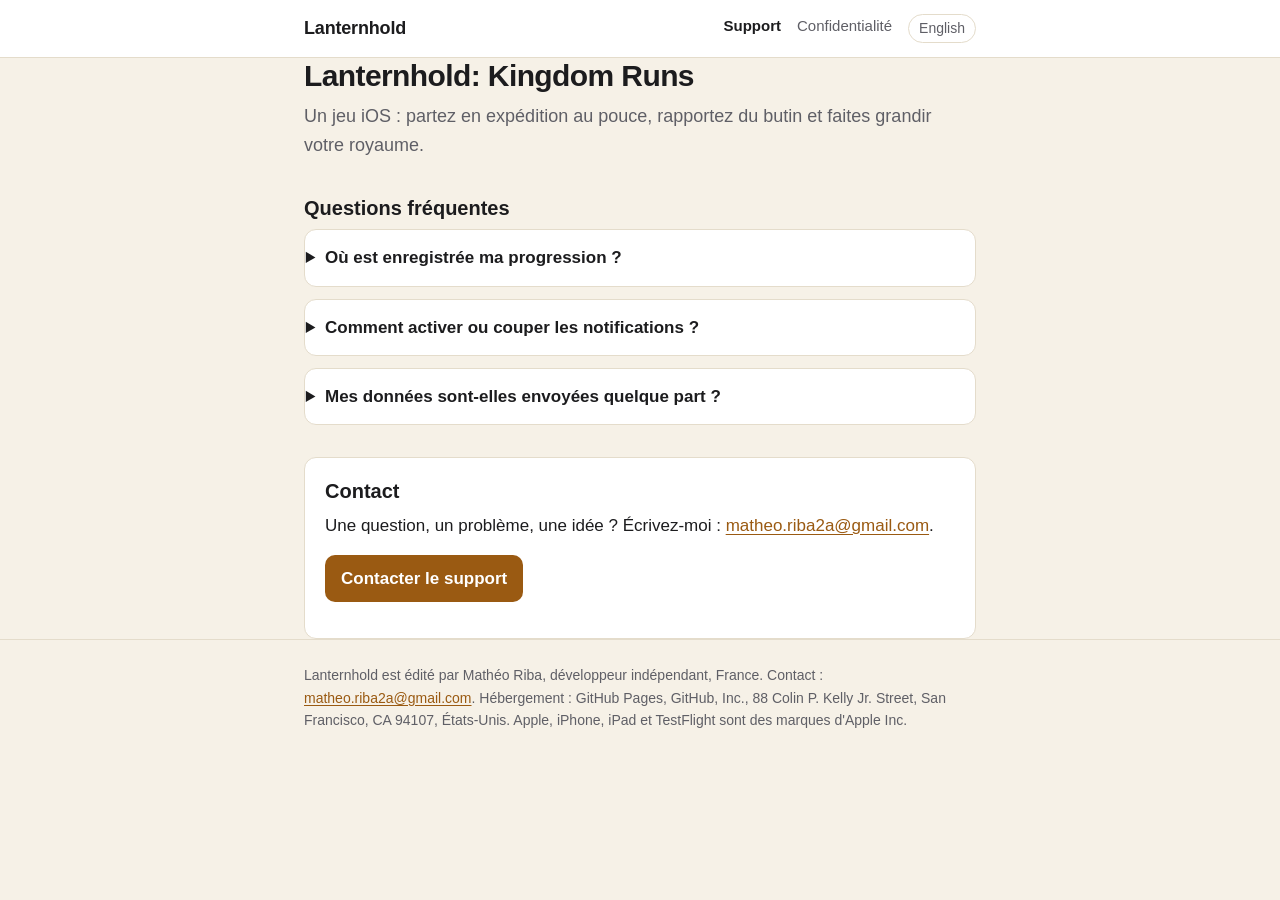
<file: index.html>
<!doctype html>
<html lang="fr">
<head>
  <meta charset="utf-8">
  <meta name="viewport" content="width=device-width, initial-scale=1">
  <title>Support · Lanternhold</title>
  <meta name="description" content="Aide et contact pour Lanternhold: Kingdom Runs, jeu iOS de courses et de royaume.">
  <link rel="alternate" hreflang="fr" href="https://math-mo.github.io/lanternhold-site/">
  <link rel="alternate" hreflang="en" href="https://math-mo.github.io/lanternhold-site/en/">
  <link rel="stylesheet" href="style.css">
</head>
<body>
  <header class="site">
    <div class="wrap">
      <a class="brand" href="./">Lanternhold</a>
      <nav class="links" aria-label="Pages">
        <a href="./" aria-current="page">Support</a>
        <a href="privacy/">Confidentialité</a>
        <a class="lang" href="en/" hreflang="en" lang="en">English</a>
      </nav>
    </div>
  </header>
  <main class="wrap">
    <h1>Lanternhold: Kingdom Runs</h1>
    <p class="lede">Un jeu iOS : partez en expédition au pouce, rapportez du butin et faites grandir votre royaume.</p>

    <h2>Questions fréquentes</h2>

    <details>
      <summary>Où est enregistrée ma progression ?</summary>
      <p>Sur votre appareil uniquement. Le jeu n'a pas de compte ni de serveur. Supprimer l'app efface votre progression.</p>
    </details>

    <details>
      <summary>Comment activer ou couper les notifications ?</summary>
      <p>Ouvrez Réglages sur votre iPhone, touchez Notifications, puis Lanternhold. Les notifications sont locales : elles sont programmées par le jeu sur l'appareil.</p>
    </details>

    <details>
      <summary>Mes données sont-elles envoyées quelque part ?</summary>
      <p>L'éditeur ne collecte aucune donnée personnelle. Voir la <a href="privacy/">politique de confidentialité</a>.</p>
    </details>

    <section class="contact" id="contact">
      <h2>Contact</h2>
      <p>Une question, un problème, une idée ? Écrivez-moi : <a href="mailto:matheo.riba2a@gmail.com">matheo.riba2a@gmail.com</a>.</p>
      <p><a class="button" href="mailto:matheo.riba2a@gmail.com">Contacter le support</a></p>
    </section>
  </main>
  <footer class="site">
    <div class="wrap">
      <p>Lanternhold est édité par Mathéo Riba, développeur indépendant, France. Contact : <a href="mailto:matheo.riba2a@gmail.com">matheo.riba2a@gmail.com</a>. Hébergement : GitHub Pages, GitHub, Inc., 88 Colin P. Kelly Jr. Street, San Francisco, CA 94107, États-Unis. Apple, iPhone, iPad et TestFlight sont des marques d'Apple Inc.</p>
    </div>
  </footer>
</body>
</html>
</file>
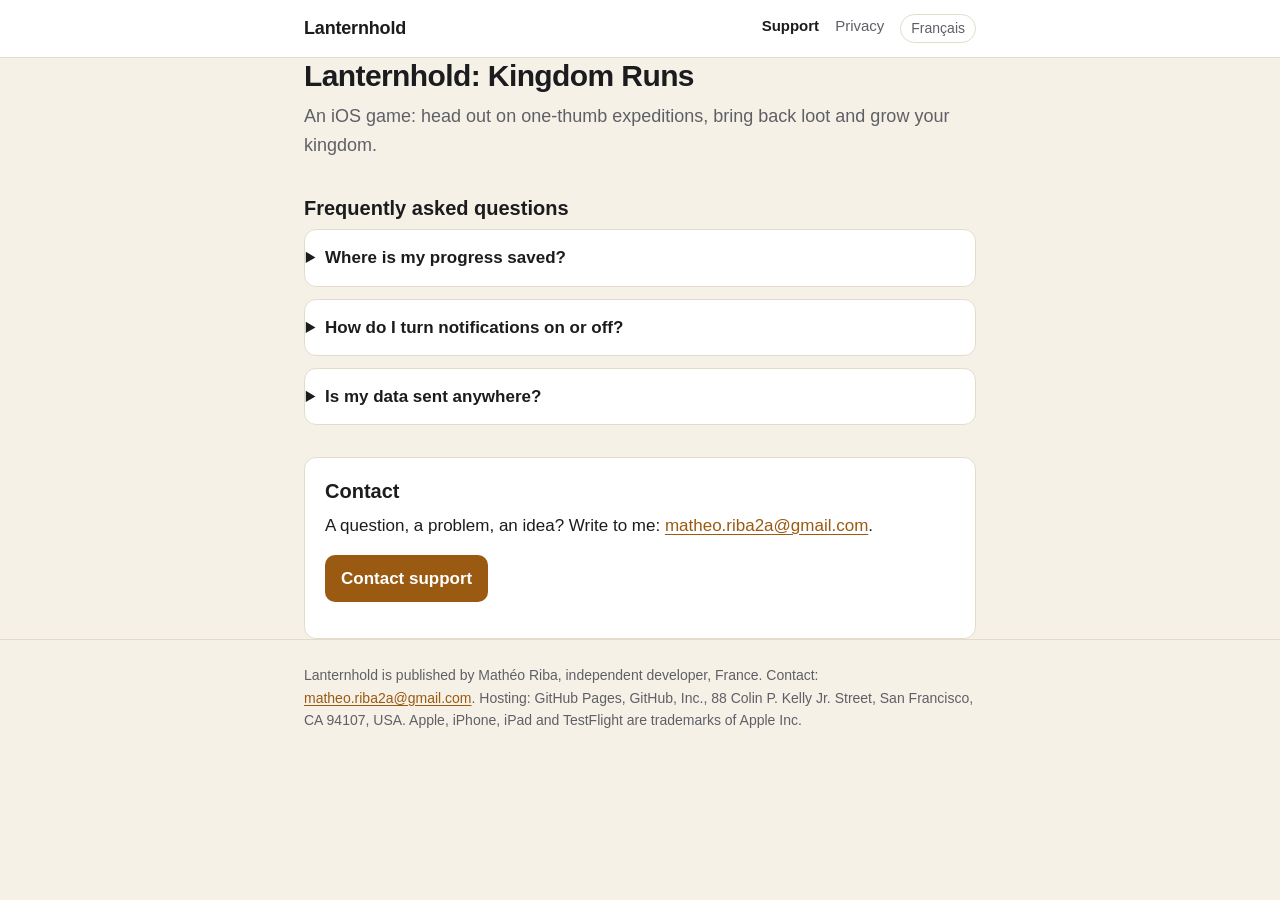
<file: en/index.html>
<!doctype html>
<html lang="en">
<head>
  <meta charset="utf-8">
  <meta name="viewport" content="width=device-width, initial-scale=1">
  <title>Support · Lanternhold</title>
  <meta name="description" content="Help and contact for Lanternhold: Kingdom Runs, an iOS game of runs and kingdom building.">
  <link rel="alternate" hreflang="fr" href="https://math-mo.github.io/lanternhold-site/">
  <link rel="alternate" hreflang="en" href="https://math-mo.github.io/lanternhold-site/en/">
  <link rel="stylesheet" href="../style.css">
</head>
<body>
  <header class="site">
    <div class="wrap">
      <a class="brand" href="../en/">Lanternhold</a>
      <nav class="links" aria-label="Pages">
        <a href="../en/" aria-current="page">Support</a>
        <a href="../en/privacy/">Privacy</a>
        <a class="lang" href="../" hreflang="fr" lang="fr">Français</a>
      </nav>
    </div>
  </header>
  <main class="wrap">
    <h1>Lanternhold: Kingdom Runs</h1>
    <p class="lede">An iOS game: head out on one-thumb expeditions, bring back loot and grow your kingdom.</p>

    <h2>Frequently asked questions</h2>

    <details>
      <summary>Where is my progress saved?</summary>
      <p>On your device only. The game has no account and no server. Deleting the app deletes your progress.</p>
    </details>

    <details>
      <summary>How do I turn notifications on or off?</summary>
      <p>Open Settings on your iPhone, tap Notifications, then Lanternhold. Notifications are local: the game schedules them on the device.</p>
    </details>

    <details>
      <summary>Is my data sent anywhere?</summary>
      <p>The publisher collects no personal data. See the <a href="privacy/">privacy policy</a>.</p>
    </details>

    <section class="contact" id="contact">
      <h2>Contact</h2>
      <p>A question, a problem, an idea? Write to me: <a href="mailto:matheo.riba2a@gmail.com">matheo.riba2a@gmail.com</a>.</p>
      <p><a class="button" href="mailto:matheo.riba2a@gmail.com">Contact support</a></p>
    </section>
  </main>
  <footer class="site">
    <div class="wrap">
      <p>Lanternhold is published by Mathéo Riba, independent developer, France. Contact: <a href="mailto:matheo.riba2a@gmail.com">matheo.riba2a@gmail.com</a>. Hosting: GitHub Pages, GitHub, Inc., 88 Colin P. Kelly Jr. Street, San Francisco, CA 94107, USA. Apple, iPhone, iPad and TestFlight are trademarks of Apple Inc.</p>
    </div>
  </footer>
</body>
</html>
</file>
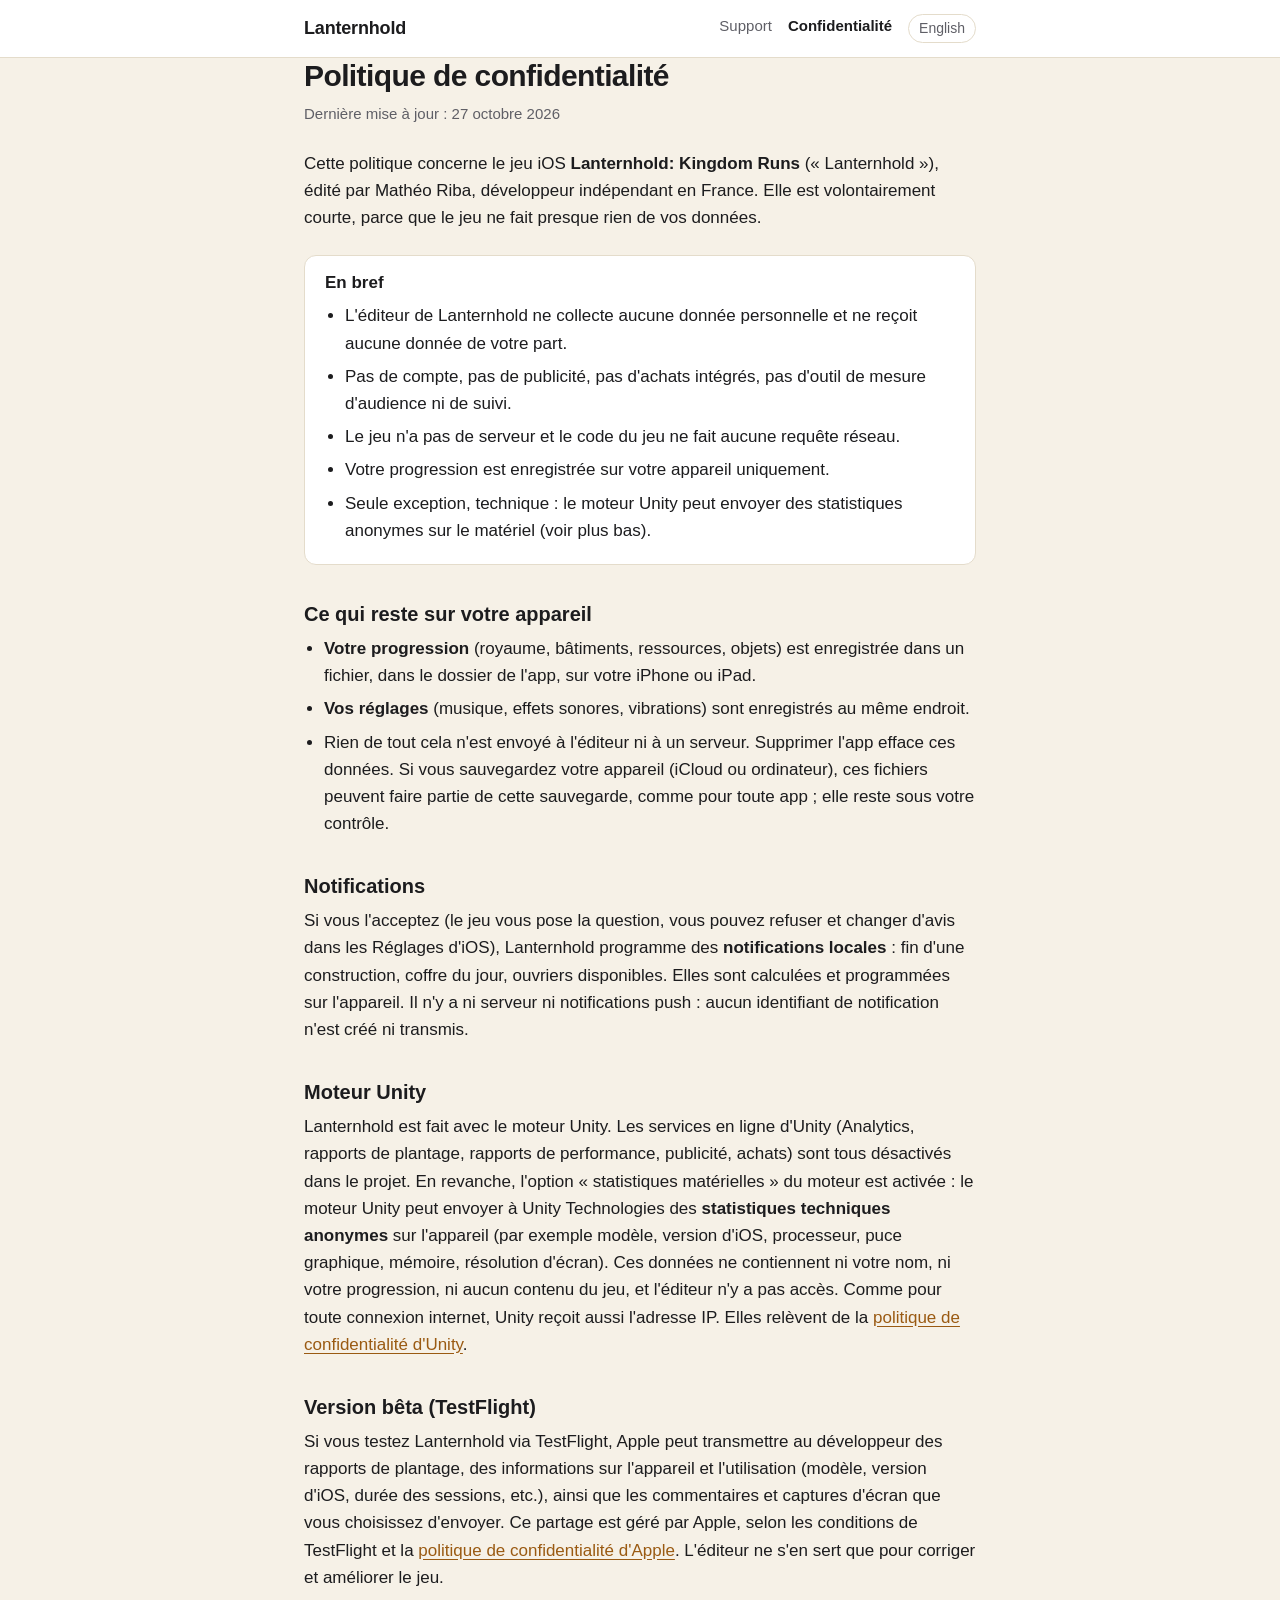
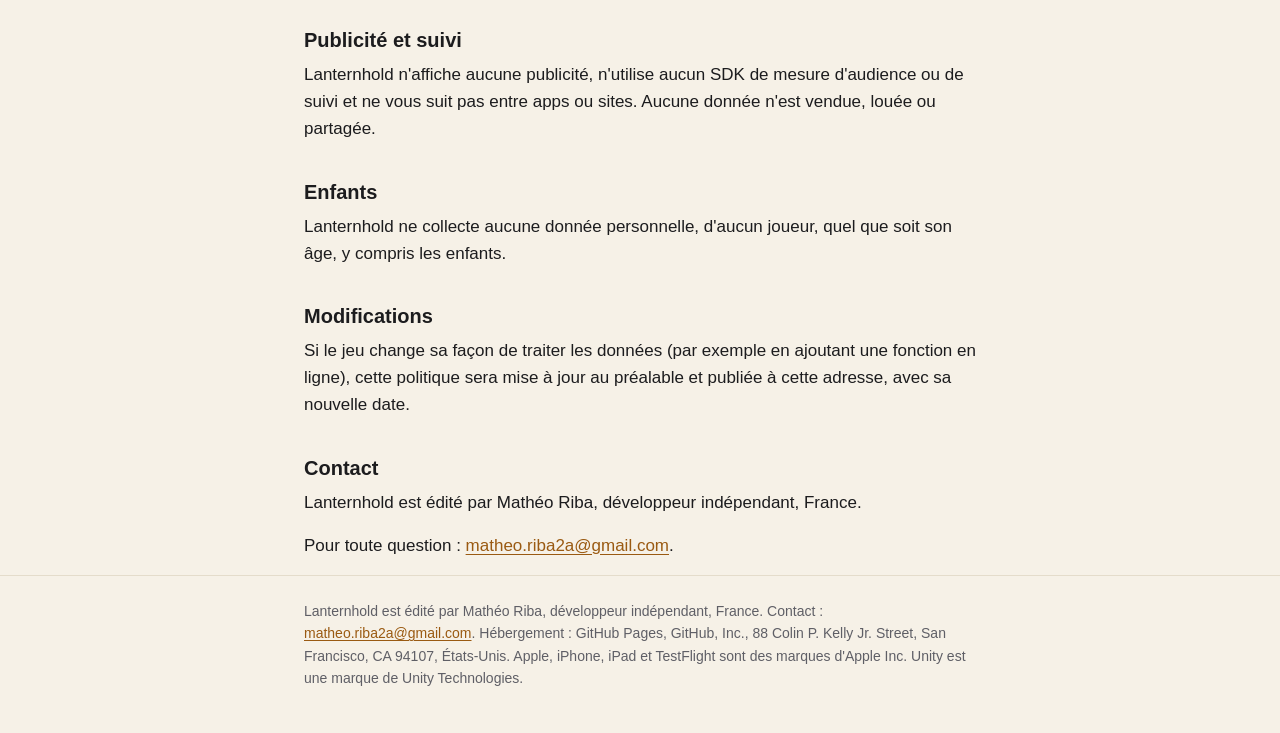
<file: privacy/index.html>
<!doctype html>
<html lang="fr">
<head>
  <meta charset="utf-8">
  <meta name="viewport" content="width=device-width, initial-scale=1">
  <title>Politique de confidentialité · Lanternhold</title>
  <meta name="description" content="Politique de confidentialité de Lanternhold: Kingdom Runs : aucune donnée personnelle collectée, progression enregistrée sur l'appareil.">
  <link rel="alternate" hreflang="fr" href="https://math-mo.github.io/lanternhold-site/privacy/">
  <link rel="alternate" hreflang="en" href="https://math-mo.github.io/lanternhold-site/en/privacy/">
  <link rel="stylesheet" href="../style.css">
</head>
<body>
  <header class="site">
    <div class="wrap">
      <a class="brand" href="../">Lanternhold</a>
      <nav class="links" aria-label="Pages">
        <a href="../">Support</a>
        <a href="../privacy/" aria-current="page">Confidentialité</a>
        <a class="lang" href="../en/privacy/" hreflang="en" lang="en">English</a>
      </nav>
    </div>
  </header>
  <main class="wrap">
    <h1>Politique de confidentialité</h1>
    <p class="updated">Dernière mise à jour : 27 octobre 2026</p>
    <p>Cette politique concerne le jeu iOS <strong>Lanternhold: Kingdom Runs</strong> (« Lanternhold »), édité par Mathéo Riba, développeur indépendant en France. Elle est volontairement courte, parce que le jeu ne fait presque rien de vos données.</p>

    <section class="summary">
      <h2>En bref</h2>
      <ul>
        <li>L'éditeur de Lanternhold ne collecte aucune donnée personnelle et ne reçoit aucune donnée de votre part.</li>
        <li>Pas de compte, pas de publicité, pas d'achats intégrés, pas d'outil de mesure d'audience ni de suivi.</li>
        <li>Le jeu n'a pas de serveur et le code du jeu ne fait aucune requête réseau.</li>
        <li>Votre progression est enregistrée sur votre appareil uniquement.</li>
        <li>Seule exception, technique : le moteur Unity peut envoyer des statistiques anonymes sur le matériel (voir plus bas).</li>
      </ul>
    </section>

    <h2>Ce qui reste sur votre appareil</h2>
    <ul>
      <li><strong>Votre progression</strong> (royaume, bâtiments, ressources, objets) est enregistrée dans un fichier, dans le dossier de l'app, sur votre iPhone ou iPad.</li>
      <li><strong>Vos réglages</strong> (musique, effets sonores, vibrations) sont enregistrés au même endroit.</li>
      <li>Rien de tout cela n'est envoyé à l'éditeur ni à un serveur. Supprimer l'app efface ces données. Si vous sauvegardez votre appareil (iCloud ou ordinateur), ces fichiers peuvent faire partie de cette sauvegarde, comme pour toute app ; elle reste sous votre contrôle.</li>
    </ul>

    <h2>Notifications</h2>
    <p>Si vous l'acceptez (le jeu vous pose la question, vous pouvez refuser et changer d'avis dans les Réglages d'iOS), Lanternhold programme des <strong>notifications locales</strong> : fin d'une construction, coffre du jour, ouvriers disponibles. Elles sont calculées et programmées sur l'appareil. Il n'y a ni serveur ni notifications push : aucun identifiant de notification n'est créé ni transmis.</p>

    <h2>Moteur Unity</h2>
    <p>Lanternhold est fait avec le moteur Unity. Les services en ligne d'Unity (Analytics, rapports de plantage, rapports de performance, publicité, achats) sont tous désactivés dans le projet. En revanche, l'option « statistiques matérielles » du moteur est activée : le moteur Unity peut envoyer à Unity Technologies des <strong>statistiques techniques anonymes</strong> sur l'appareil (par exemple modèle, version d'iOS, processeur, puce graphique, mémoire, résolution d'écran). Ces données ne contiennent ni votre nom, ni votre progression, ni aucun contenu du jeu, et l'éditeur n'y a pas accès. Comme pour toute connexion internet, Unity reçoit aussi l'adresse IP. Elles relèvent de la <a href="https://unity.com/legal/game-player-and-app-user-privacy-policy">politique de confidentialité d'Unity</a>.</p>

    <h2>Version bêta (TestFlight)</h2>
    <p>Si vous testez Lanternhold via TestFlight, Apple peut transmettre au développeur des rapports de plantage, des informations sur l'appareil et l'utilisation (modèle, version d'iOS, durée des sessions, etc.), ainsi que les commentaires et captures d'écran que vous choisissez d'envoyer. Ce partage est géré par Apple, selon les conditions de TestFlight et la <a href="https://www.apple.com/legal/privacy/">politique de confidentialité d'Apple</a>. L'éditeur ne s'en sert que pour corriger et améliorer le jeu.</p>

    <h2>Publicité et suivi</h2>
    <p>Lanternhold n'affiche aucune publicité, n'utilise aucun SDK de mesure d'audience ou de suivi et ne vous suit pas entre apps ou sites. Aucune donnée n'est vendue, louée ou partagée.</p>

    <h2>Enfants</h2>
    <p>Lanternhold ne collecte aucune donnée personnelle, d'aucun joueur, quel que soit son âge, y compris les enfants.</p>

    <h2>Modifications</h2>
    <p>Si le jeu change sa façon de traiter les données (par exemple en ajoutant une fonction en ligne), cette politique sera mise à jour au préalable et publiée à cette adresse, avec sa nouvelle date.</p>

    <h2 id="contact">Contact</h2>
    <p>Lanternhold est édité par Mathéo Riba, développeur indépendant, France.</p>
    <p>Pour toute question : <a href="mailto:matheo.riba2a@gmail.com">matheo.riba2a@gmail.com</a>.</p>
  </main>
  <footer class="site">
    <div class="wrap">
      <p>Lanternhold est édité par Mathéo Riba, développeur indépendant, France. Contact : <a href="mailto:matheo.riba2a@gmail.com">matheo.riba2a@gmail.com</a>. Hébergement : GitHub Pages, GitHub, Inc., 88 Colin P. Kelly Jr. Street, San Francisco, CA 94107, États-Unis. Apple, iPhone, iPad et TestFlight sont des marques d'Apple Inc. Unity est une marque de Unity Technologies.</p>
    </div>
  </footer>
</body>
</html>
</file>
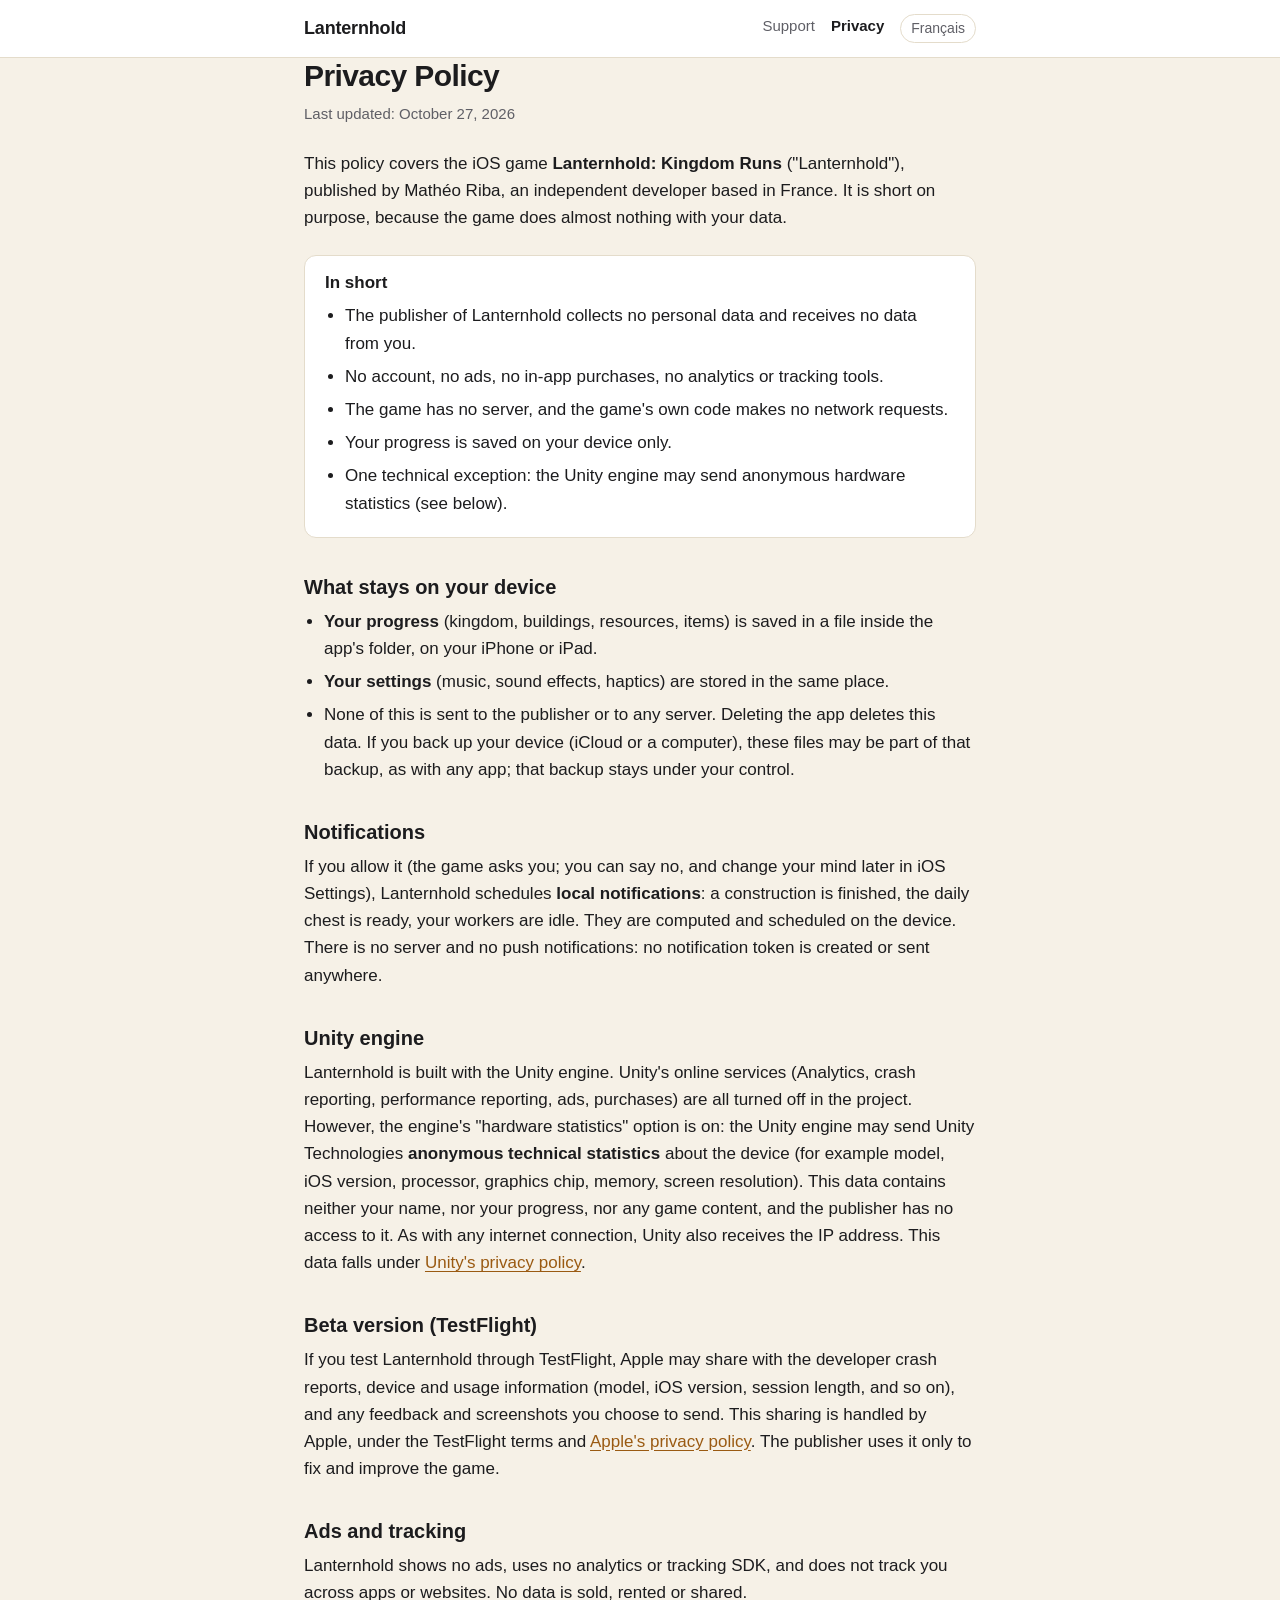
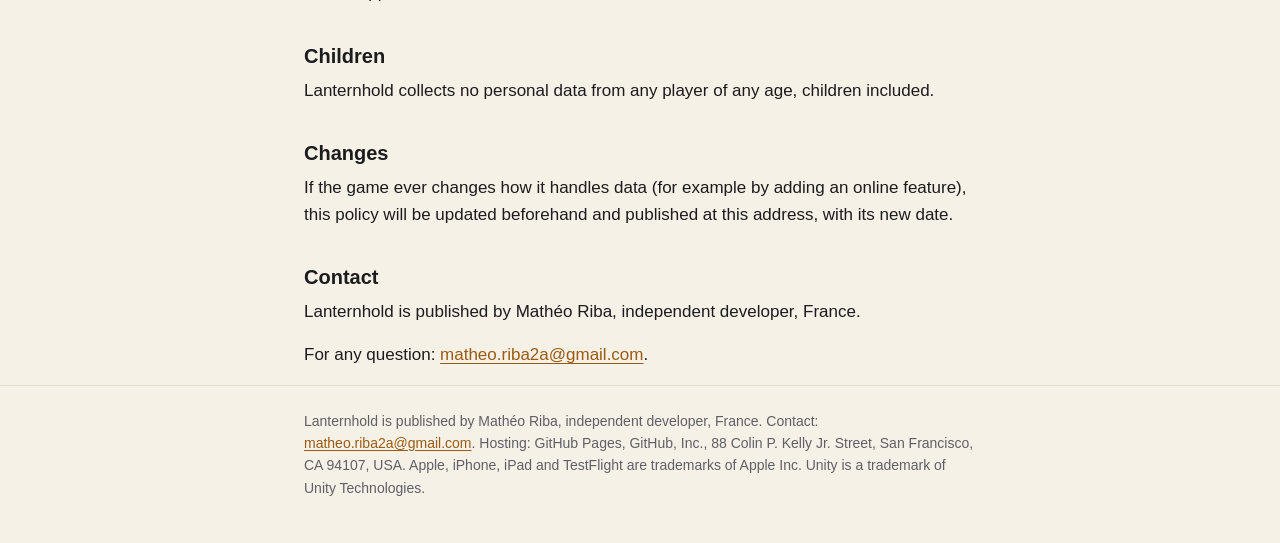
<file: en/privacy/index.html>
<!doctype html>
<html lang="en">
<head>
  <meta charset="utf-8">
  <meta name="viewport" content="width=device-width, initial-scale=1">
  <title>Privacy Policy · Lanternhold</title>
  <meta name="description" content="Lanternhold: Kingdom Runs privacy policy: no personal data collected, progress saved on the device.">
  <link rel="alternate" hreflang="fr" href="https://math-mo.github.io/lanternhold-site/privacy/">
  <link rel="alternate" hreflang="en" href="https://math-mo.github.io/lanternhold-site/en/privacy/">
  <link rel="stylesheet" href="../../style.css">
</head>
<body>
  <header class="site">
    <div class="wrap">
      <a class="brand" href="../../en/">Lanternhold</a>
      <nav class="links" aria-label="Pages">
        <a href="../../en/">Support</a>
        <a href="../../en/privacy/" aria-current="page">Privacy</a>
        <a class="lang" href="../../privacy/" hreflang="fr" lang="fr">Français</a>
      </nav>
    </div>
  </header>
  <main class="wrap">
    <h1>Privacy Policy</h1>
    <p class="updated">Last updated: October 27, 2026</p>
    <p>This policy covers the iOS game <strong>Lanternhold: Kingdom Runs</strong> ("Lanternhold"), published by Mathéo Riba, an independent developer based in France. It is short on purpose, because the game does almost nothing with your data.</p>

    <section class="summary">
      <h2>In short</h2>
      <ul>
        <li>The publisher of Lanternhold collects no personal data and receives no data from you.</li>
        <li>No account, no ads, no in-app purchases, no analytics or tracking tools.</li>
        <li>The game has no server, and the game's own code makes no network requests.</li>
        <li>Your progress is saved on your device only.</li>
        <li>One technical exception: the Unity engine may send anonymous hardware statistics (see below).</li>
      </ul>
    </section>

    <h2>What stays on your device</h2>
    <ul>
      <li><strong>Your progress</strong> (kingdom, buildings, resources, items) is saved in a file inside the app's folder, on your iPhone or iPad.</li>
      <li><strong>Your settings</strong> (music, sound effects, haptics) are stored in the same place.</li>
      <li>None of this is sent to the publisher or to any server. Deleting the app deletes this data. If you back up your device (iCloud or a computer), these files may be part of that backup, as with any app; that backup stays under your control.</li>
    </ul>

    <h2>Notifications</h2>
    <p>If you allow it (the game asks you; you can say no, and change your mind later in iOS Settings), Lanternhold schedules <strong>local notifications</strong>: a construction is finished, the daily chest is ready, your workers are idle. They are computed and scheduled on the device. There is no server and no push notifications: no notification token is created or sent anywhere.</p>

    <h2>Unity engine</h2>
    <p>Lanternhold is built with the Unity engine. Unity's online services (Analytics, crash reporting, performance reporting, ads, purchases) are all turned off in the project. However, the engine's "hardware statistics" option is on: the Unity engine may send Unity Technologies <strong>anonymous technical statistics</strong> about the device (for example model, iOS version, processor, graphics chip, memory, screen resolution). This data contains neither your name, nor your progress, nor any game content, and the publisher has no access to it. As with any internet connection, Unity also receives the IP address. This data falls under <a href="https://unity.com/legal/game-player-and-app-user-privacy-policy">Unity's privacy policy</a>.</p>

    <h2>Beta version (TestFlight)</h2>
    <p>If you test Lanternhold through TestFlight, Apple may share with the developer crash reports, device and usage information (model, iOS version, session length, and so on), and any feedback and screenshots you choose to send. This sharing is handled by Apple, under the TestFlight terms and <a href="https://www.apple.com/legal/privacy/">Apple's privacy policy</a>. The publisher uses it only to fix and improve the game.</p>

    <h2>Ads and tracking</h2>
    <p>Lanternhold shows no ads, uses no analytics or tracking SDK, and does not track you across apps or websites. No data is sold, rented or shared.</p>

    <h2>Children</h2>
    <p>Lanternhold collects no personal data from any player of any age, children included.</p>

    <h2>Changes</h2>
    <p>If the game ever changes how it handles data (for example by adding an online feature), this policy will be updated beforehand and published at this address, with its new date.</p>

    <h2 id="contact">Contact</h2>
    <p>Lanternhold is published by Mathéo Riba, independent developer, France.</p>
    <p>For any question: <a href="mailto:matheo.riba2a@gmail.com">matheo.riba2a@gmail.com</a>.</p>
  </main>
  <footer class="site">
    <div class="wrap">
      <p>Lanternhold is published by Mathéo Riba, independent developer, France. Contact: <a href="mailto:matheo.riba2a@gmail.com">matheo.riba2a@gmail.com</a>. Hosting: GitHub Pages, GitHub, Inc., 88 Colin P. Kelly Jr. Street, San Francisco, CA 94107, USA. Apple, iPhone, iPad and TestFlight are trademarks of Apple Inc. Unity is a trademark of Unity Technologies.</p>
    </div>
  </footer>
</body>
</html>
</file>
<file: style.css>
:root {
  --bg: #f6f1e7;
  --surface: #ffffff;
  --text: #1c1c1e;
  --muted: #5f5f66;
  --line: #e4dccb;
  --accent: #9a5a12;
  --accent-text: #ffffff;
  color-scheme: light dark;
}

@media (prefers-color-scheme: dark) {
  :root {
    --bg: #16140f;
    --surface: #1f1c16;
    --text: #ececef;
    --muted: #a1a1aa;
    --line: #36302a;
    --accent: #e8b363;
    --accent-text: #1a1206;
  }
}

*,
*::before,
*::after {
  box-sizing: border-box;
}

html {
  -webkit-text-size-adjust: 100%;
  text-size-adjust: 100%;
}

body {
  margin: 0;
  background: var(--bg);
  color: var(--text);
  font-family: -apple-system, BlinkMacSystemFont, "SF Pro Text", "Segoe UI", Roboto, "Helvetica Neue", Arial, sans-serif;
  font-size: 1.0625rem;
  line-height: 1.6;
}

a {
  color: var(--accent);
  text-underline-offset: 0.15em;
}

a:focus-visible {
  outline: 2px solid var(--accent);
  outline-offset: 2px;
  border-radius: 2px;
}

.wrap {
  max-width: 44rem;
  margin: 0 auto;
  padding: 0 1rem;
}

header.site {
  border-bottom: 1px solid var(--line);
  background: var(--surface);
}

header.site .wrap {
  display: flex;
  flex-wrap: wrap;
  align-items: center;
  justify-content: space-between;
  gap: 0.5rem 1rem;
  padding-top: 0.875rem;
  padding-bottom: 0.875rem;
}

.brand {
  font-weight: 700;
  font-size: 1.125rem;
  letter-spacing: -0.01em;
  color: var(--text);
  text-decoration: none;
}

nav.links {
  display: flex;
  flex-wrap: wrap;
  gap: 0.25rem 1rem;
  font-size: 0.9375rem;
}

nav.links a {
  color: var(--muted);
  text-decoration: none;
}

nav.links a[aria-current="page"] {
  color: var(--text);
  font-weight: 600;
}

nav.links a:hover {
  color: var(--text);
}

.lang {
  font-size: 0.875rem;
  border: 1px solid var(--line);
  border-radius: 999px;
  padding: 0.125rem 0.625rem;
  text-decoration: none;
  color: var(--muted);
}

main {
  padding: 2rem 0 3rem;
}

h1 {
  font-size: 1.875rem;
  line-height: 1.2;
  letter-spacing: -0.02em;
  margin: 0 0 0.5rem;
}

h2 {
  font-size: 1.25rem;
  line-height: 1.3;
  margin: 2.25rem 0 0.5rem;
}

h3 {
  font-size: 1.0625rem;
  margin: 1.5rem 0 0.25rem;
}

p,
ul {
  margin: 0 0 1rem;
}

ul {
  padding-left: 1.25rem;
}

li {
  margin-bottom: 0.375rem;
}

.updated {
  color: var(--muted);
  font-size: 0.9375rem;
  margin-bottom: 1.5rem;
}

.lede {
  font-size: 1.125rem;
  color: var(--muted);
}

.summary {
  background: var(--surface);
  border: 1px solid var(--line);
  border-radius: 12px;
  padding: 1rem 1.25rem 0.25rem;
  margin: 1.5rem 0;
}

.summary h2 {
  margin-top: 0;
  font-size: 1.0625rem;
}

details {
  background: var(--surface);
  border: 1px solid var(--line);
  border-radius: 12px;
  padding: 0 1.25rem;
  margin-bottom: 0.75rem;
}

summary {
  cursor: pointer;
  font-weight: 600;
  padding: 0.875rem 0;
  list-style-position: outside;
}

details[open] summary {
  border-bottom: 1px solid var(--line);
  margin-bottom: 0.75rem;
}

.contact {
  background: var(--surface);
  border: 1px solid var(--line);
  border-radius: 12px;
  padding: 1.25rem;
  margin-top: 2rem;
}

.contact h2 {
  margin-top: 0;
}

.button {
  display: inline-block;
  background: var(--accent);
  color: var(--accent-text);
  text-decoration: none;
  font-weight: 600;
  border-radius: 10px;
  padding: 0.625rem 1rem;
}

.note {
  color: var(--muted);
  font-size: 0.9375rem;
}

footer.site {
  border-top: 1px solid var(--line);
  color: var(--muted);
  font-size: 0.875rem;
  padding: 1.5rem 0 2.5rem;
}

footer.site p {
  margin: 0 0 0.25rem;
}

@media (max-width: 30rem) {
  body {
    font-size: 1rem;
  }

  h1 {
    font-size: 1.5rem;
  }

  main {
    padding-top: 1.5rem;
  }
}
</file>
